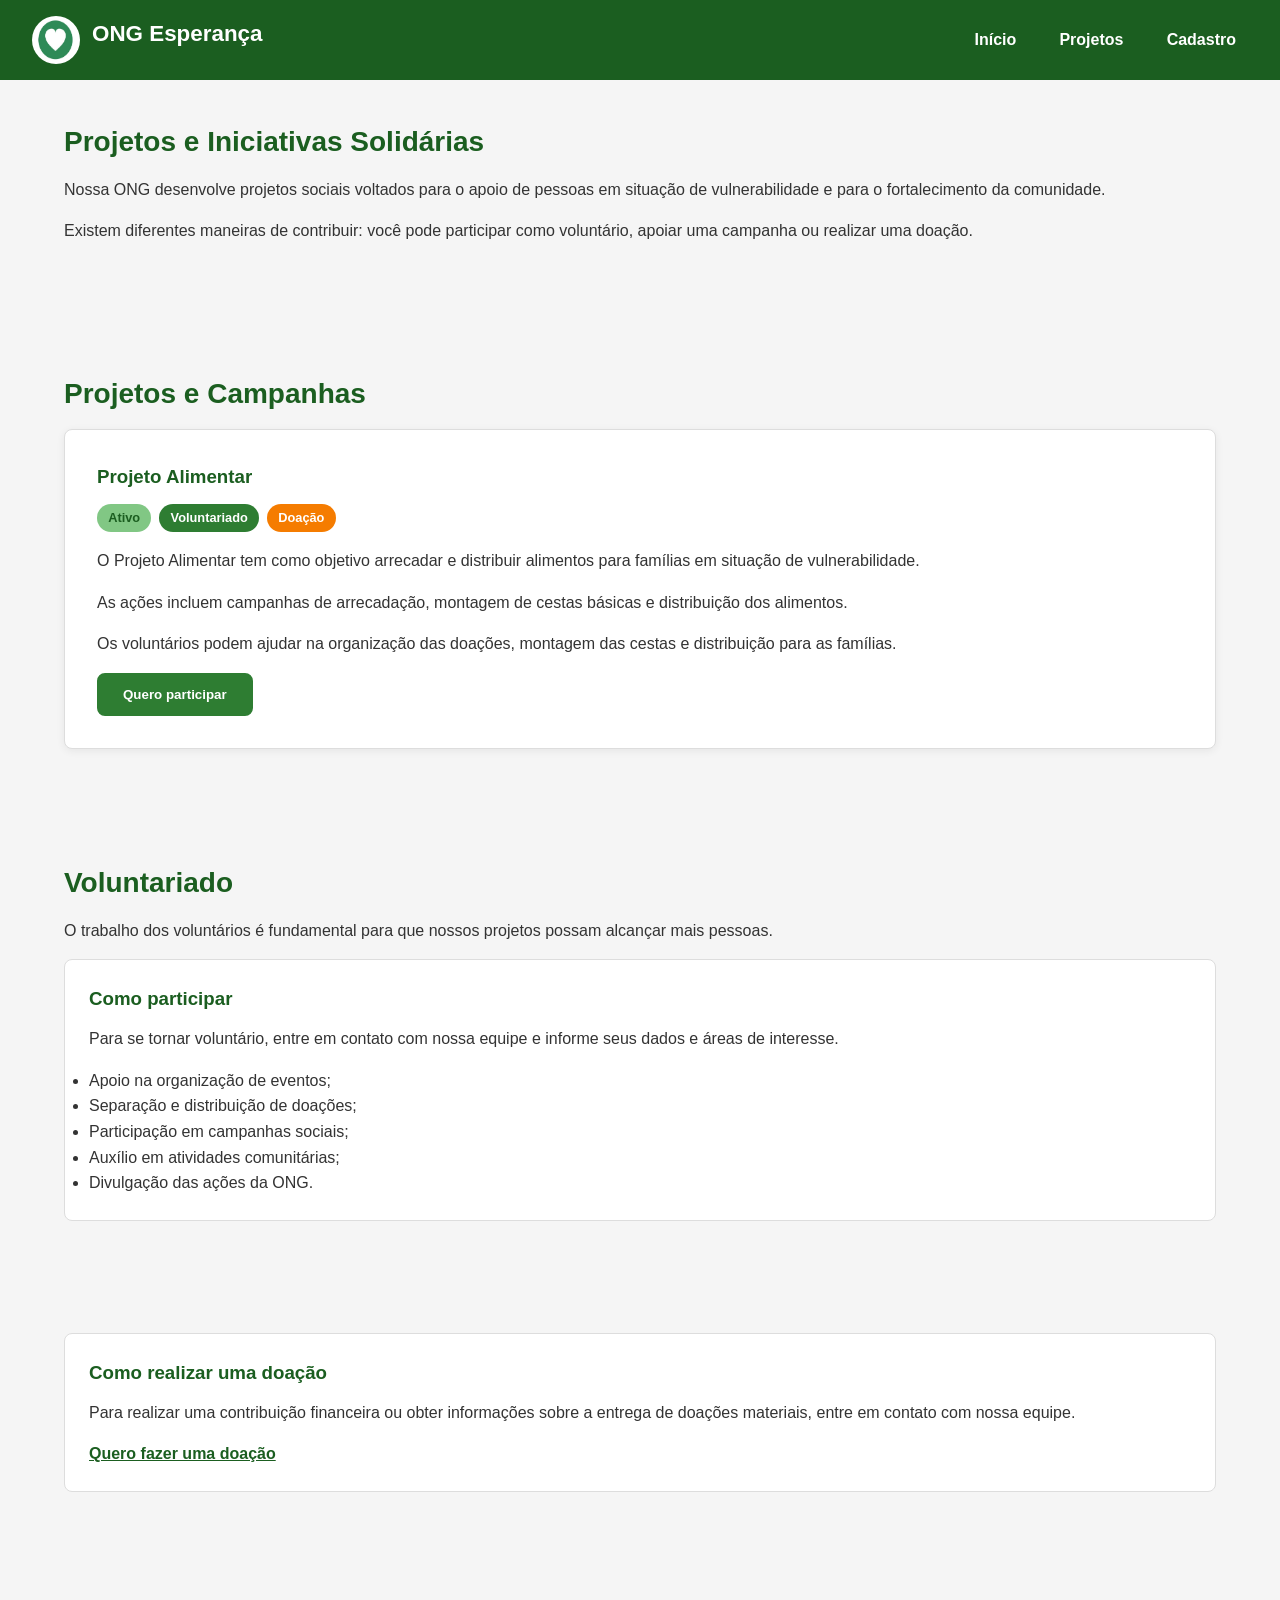
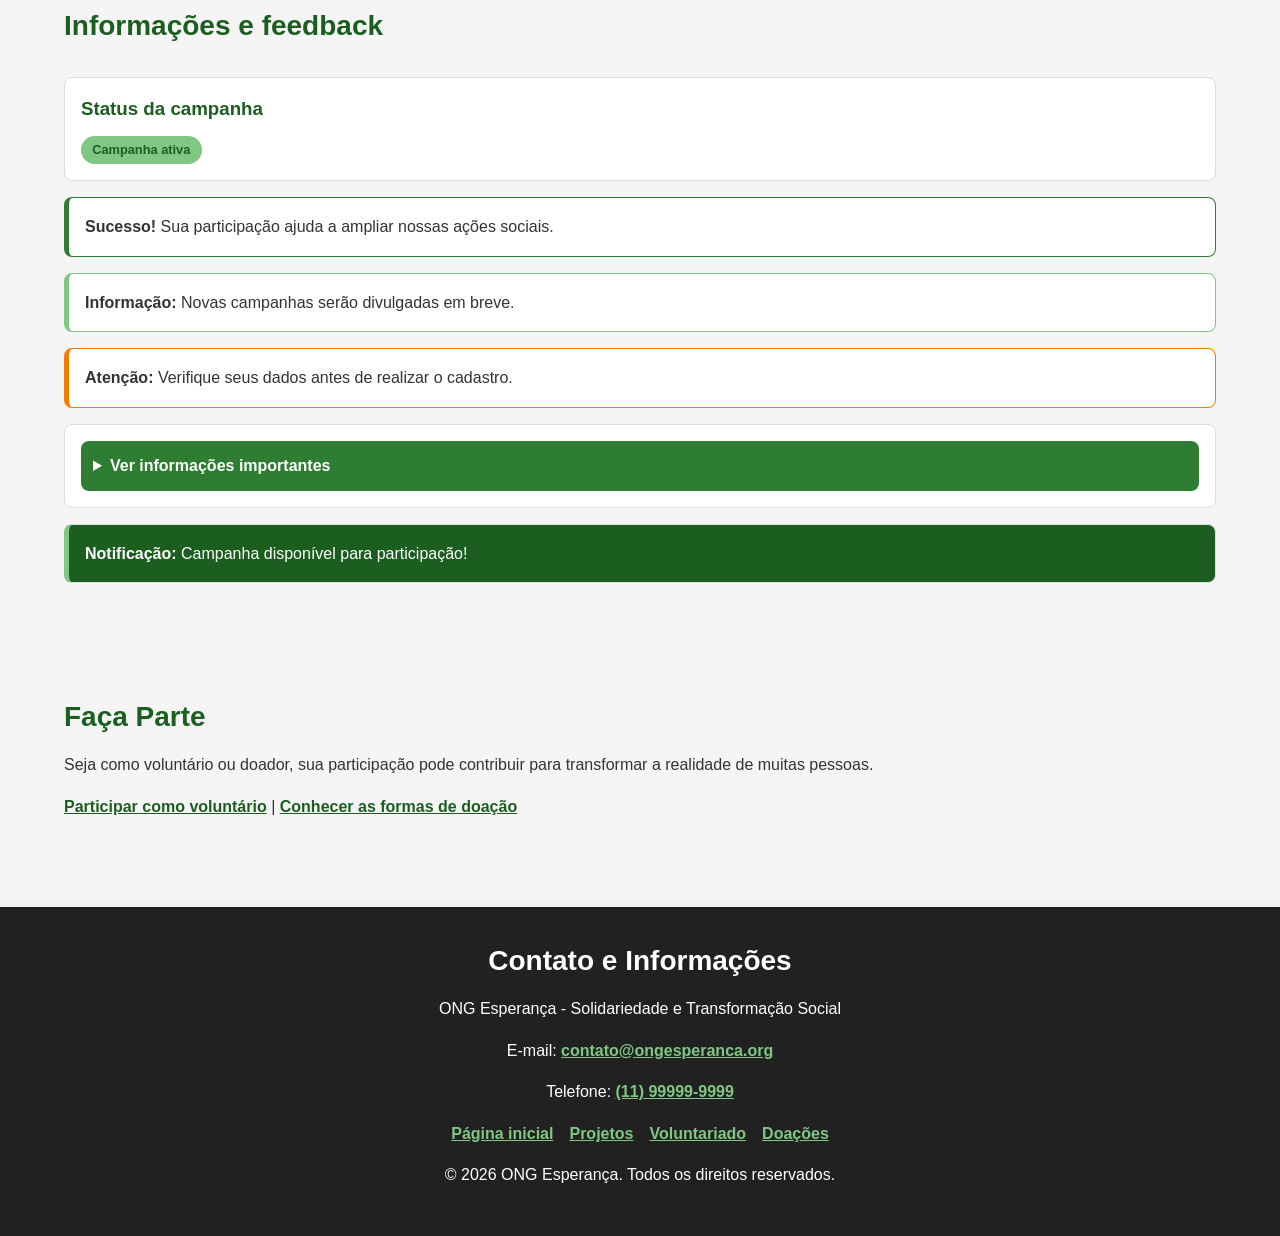
<file: projeto-ong/projetos.html>
<!doctype html>
<html lang="pt-BR">
  <head>
    <meta charset="UTF-8" />
    <meta name="viewport" content="width=device-width, initial-scale=1.0" />

    <meta
      name="description"
      content="Conheça os projetos, campanhas, ações de voluntariado e formas de doação da ONG Esperança."
    />

    <title>Projetos e Campanhas | ONG Esperança</title>

    <link rel="stylesheet" href="styles.css" />
  </head>

  <body>
    <header>
      <div class="logo-area">
        <img
          src="./assets/logo.jpg"
          width="48"
          height="48"
          alt="Logo da ONG Esperança"
        />
        <h1>ONG Esperança</h1>
      </div>

      <!-- Menu mobile -->
      <details class="mobile-menu">
        <summary aria-label="Abrir menu de navegação">☰</summary>

        <nav aria-label="Navegação principal">
          <ul>
            <li>
              <a href="index.html">Início</a>
            </li>

            <li>
              <details>
                <summary>Projetos</summary>

                <ul class="submenu">
                  <li>
                    <a href="projetos.html">Todos os projetos</a>
                  </li>
                  <li>
                    <a href="#voluntariado">Voluntariado</a>
                  </li>
                  <li>
                    <a href="#doacoes">Doações</a>
                  </li>
                </ul>
              </details>
            </li>

            <li>
              <a href="cadastro.html">Cadastro</a>
            </li>
          </ul>
        </nav>
      </details>

      <!-- Menu desktop -->
      <nav class="desktop-menu" aria-label="Navegação principal">
        <ul>
          <li>
            <a href="index.html">Início</a>
          </li>

          <li class="dropdown">
            <a href="projetos.html">Projetos</a>

            <ul class="submenu">
              <li>
                <a href="projetos.html">Todos os projetos</a>
              </li>
              <li>
                <a href="#voluntariado">Voluntariado</a>
              </li>
              <li>
                <a href="#doacoes">Doações</a>
              </li>
            </ul>
          </li>

          <li>
            <a href="cadastro.html">Cadastro</a>
          </li>
        </ul>
      </nav>
    </header>

    <main>
      <!-- Apresentação -->
      <section class="intro">
        <h2>Projetos e Iniciativas Solidárias</h2>

        <p>
          Nossa ONG desenvolve projetos sociais voltados para o apoio de pessoas
          em situação de vulnerabilidade e para o fortalecimento da comunidade.
        </p>

        <p>
          Existem diferentes maneiras de contribuir: você pode participar como
          voluntário, apoiar uma campanha ou realizar uma doação.
        </p>
      </section>

      <!-- Projetos -->
      <section class="projects">
        <h2>Projetos e Campanhas</h2>

        <div class="project-grid">
          <article class="project-card">
            <div class="project-header">
              <h3>Projeto Alimentar</h3>

              <div class="badges">
                <span class="badge active">Ativo</span>
                <span class="badge volunteer">Voluntariado</span>
                <span class="badge donation">Doação</span>
              </div>
            </div>

            <p>
              O Projeto Alimentar tem como objetivo arrecadar e distribuir
              alimentos para famílias em situação de vulnerabilidade.
            </p>

            <p>
              As ações incluem campanhas de arrecadação, montagem de cestas
              básicas e distribuição dos alimentos.
            </p>

            <p>
              Os voluntários podem ajudar na organização das doações, montagem
              das cestas e distribuição para as famílias.
            </p>

            <button type="button">Quero participar</button>
          </article>
        </div>
      </section>

      <!-- Voluntariado -->
      <section id="voluntariado">
        <h2>Voluntariado</h2>

        <p>
          O trabalho dos voluntários é fundamental para que nossos projetos
          possam alcançar mais pessoas.
        </p>

        <article>
          <h3>Como participar</h3>

          <p>
            Para se tornar voluntário, entre em contato com nossa equipe e
            informe seus dados e áreas de interesse.
          </p>

          <ul>
            <li>Apoio na organização de eventos;</li>
            <li>Separação e distribuição de doações;</li>
            <li>Participação em campanhas sociais;</li>
            <li>Auxílio em atividades comunitárias;</li>
            <li>Divulgação das ações da ONG.</li>
          </ul>
        </article>
      </section>

      <!-- Doações -->
      <section id="doacoes">
        <article>
          <h3>Como realizar uma doação</h3>

          <p>
            Para realizar uma contribuição financeira ou obter informações sobre
            a entrega de doações materiais, entre em contato com nossa equipe.
          </p>

          <a href="index.html#contato"> Quero fazer uma doação </a>
        </article>
      </section>

      <!-- Feedback -->
      <section class="feedback">
        <h2>Informações e feedback</h2>

        <!-- Badge -->
        <div class="feedback-box">
          <h3>Status da campanha</h3>

          <span class="badge active">Campanha ativa</span>
        </div>

        <!-- Alertas -->
        <div class="alert success" role="alert">
          <strong>Sucesso!</strong>
          Sua participação ajuda a ampliar nossas ações sociais.
        </div>

        <div class="alert info" role="alert">
          <strong>Informação:</strong>
          Novas campanhas serão divulgadas em breve.
        </div>

        <div class="alert error" role="alert">
          <strong>Atenção:</strong>
          Verifique seus dados antes de realizar o cadastro.
        </div>

        <!-- Modal -->
        <details class="modal">
          <summary>Ver informações importantes</summary>

          <div class="modal-content">
            <h3>Como ajudar?</h3>

            <p>
              Você pode participar como voluntário ou contribuir com nossas
              campanhas de doação.
            </p>

            <a href="cadastro.html"> Quero participar </a>
          </div>
        </details>

        <!-- Toast -->
        <div class="toast" role="status">
          <strong>Notificação:</strong>
          Campanha disponível para participação!
        </div>
      </section>

      <!-- Encerramento -->
      <section>
        <h2>Faça Parte</h2>

        <p>
          Seja como voluntário ou doador, sua participação pode contribuir para
          transformar a realidade de muitas pessoas.
        </p>

        <p>
          <a href="#voluntariado">Participar como voluntário</a>
          |
          <a href="#doacoes">Conhecer as formas de doação</a>
        </p>
      </section>
    </main>

    <footer>
      <h2>Contato e Informações</h2>

      <p>ONG Esperança - Solidariedade e Transformação Social</p>

      <p>
        E-mail:
        <a href="mailto:contato@ongesperanca.org"> contato@ongesperanca.org </a>
      </p>

      <p>
        Telefone:
        <a href="tel:+5511999999999"> (11) 99999-9999 </a>
      </p>

      <nav aria-label="Navegação do rodapé">
        <a href="index.html">Página inicial</a>
        <a href="projetos.html">Projetos</a>
        <a href="#voluntariado">Voluntariado</a>
        <a href="#doacoes">Doações</a>
      </nav>

      <p>&copy; 2026 ONG Esperança. Todos os direitos reservados.</p>
    </footer>
  </body>
</html>
</file>
<file: projeto-ong/styles.css>
/* =========================
   DESIGN SYSTEM
   ========================= */

:root {
  --primary: #2e7d32;
  --primary-dark: #1b5e20;
  --secondary: #81c784;
  --accent: #f57c00;
  --white: #fff;
  --background: #f5f5f5;
  --gray: #757575;
  --dark: #333;

  --space: 1rem;
  --radius: 8px;
  --max-width: 1200px;
}

/* =========================
   RESET
   ========================= */

* {
  box-sizing: border-box;
  margin: 0;
  padding: 0;
}

html {
  scroll-behavior: smooth;
}

body {
  font-family: Arial, Helvetica, sans-serif;
  line-height: 1.6;
  color: var(--dark);
  background: var(--background);
}

a {
  color: var(--primary-dark);
  font-weight: bold;
}

p {
  margin-bottom: var(--space);
}

/* =========================
   HEADER + FLEXBOX
   ========================= */

header {
  display: flex;
  align-items: center;
  justify-content: space-between;
  gap: var(--space);

  padding: 1rem 2rem;

  background: var(--primary-dark);
  color: var(--white);
}

.logo-area {
  display: flex;
  align-items: center;
  gap: 0.75rem;
}

.logo-area img {
  border-radius: 50%;
}

.logo-area h1 {
  color: var(--white);
  font-size: 1.4rem;
}

/* =========================
   MENU DESKTOP
   ========================= */

.desktop-menu ul {
  display: flex;
  gap: 1.2rem;
  list-style: none;
}

.desktop-menu li {
  position: relative;
}

.desktop-menu a {
  display: block;
  padding: 0.5rem 0.75rem;
  color: var(--white);
  text-decoration: none;

  transition: 0.2s;
}

.desktop-menu a:hover,
.desktop-menu a:focus {
  color: var(--secondary);
  text-decoration: underline;
}

/* =========================
   DROPDOWN
   ========================= */

.dropdown .submenu {
  display: none;

  position: absolute;
  top: 100%;
  left: 0;

  min-width: 200px;
  padding: 0.5rem;

  background: var(--white);
  border-radius: var(--radius);
  box-shadow: 0 5px 15px #0003;

  z-index: 10;
}

.dropdown:hover .submenu,
.dropdown:focus-within .submenu {
  display: block;
}

.dropdown .submenu a {
  color: var(--dark);
}

.dropdown .submenu a:hover,
.dropdown .submenu a:focus {
  background: var(--background);
  color: var(--primary-dark);
}

/* =========================
   MENU MOBILE
   ========================= */

.mobile-menu {
  display: none;
}

.mobile-menu > summary {
  cursor: pointer;
  color: var(--white);
  font-size: 2rem;
  list-style: none;
}

.mobile-menu > summary::-webkit-details-marker {
  display: none;
}

.mobile-menu[open] nav {
  position: absolute;
  top: 100%;
  left: 0;

  width: 100%;
  padding: 1rem;

  background: var(--primary-dark);
  z-index: 20;
}

.mobile-menu nav ul {
  list-style: none;
}

.mobile-menu nav a,
.mobile-menu nav summary {
  display: block;
  padding: 0.75rem;
  color: var(--white);
  text-decoration: none;
}

.mobile-menu .submenu {
  padding-left: 1rem;
}

.mobile-menu nav a:hover,
.mobile-menu nav a:focus,
.mobile-menu nav summary:hover {
  background: var(--primary);
}

/* =========================
   GRID PRINCIPAL
   ========================= */

main {
  width: min(90%, var(--max-width));
  margin: auto;

  display: grid;
  grid-template-columns: repeat(12, 1fr);
  gap: 2rem;
}

main > section {
  grid-column: 1 / -1;
  padding: 2.5rem 0;
}

h1,
h2,
h3 {
  color: var(--primary-dark);
  margin-bottom: 0.75rem;
}

h2 {
  font-size: 1.75rem;
}

/* =========================
   PROJETO
   ========================= */

.project-grid {
  display: grid;
  grid-template-columns: repeat(12, 1fr);
}

.project-card {
  grid-column: 1 / -1;

  width: 100%;
  padding: 2rem;

  background: var(--white);
  border: 1px solid #ddd;
  border-radius: var(--radius);

  box-shadow: 0 2px 8px #0001;

  transition:
    transform 0.2s,
    box-shadow 0.2s;
}

.project-card:hover {
  transform: translateY(-3px);
  box-shadow: 0 6px 15px #0002;
}

.project-header {
  margin-bottom: 1rem;
}

/* =========================
   BADGES
   ========================= */

.badges {
  display: flex;
  flex-wrap: wrap;
  gap: 0.5rem;
  margin-bottom: 1rem;
}

.badge {
  display: inline-block;

  padding: 0.25rem 0.7rem;

  border-radius: 20px;

  font-size: 0.8rem;
  font-weight: bold;
}

.badge.active {
  background: var(--secondary);
  color: var(--primary-dark);
}

.badge.volunteer {
  background: var(--primary);
  color: var(--white);
}

.badge.donation {
  background: var(--accent);
  color: var(--white);
}

/* =========================
   ARTIGOS
   ========================= */

article {
  padding: 1.5rem;

  background: var(--white);
  border: 1px solid #ddd;
  border-radius: var(--radius);
}

/* =========================
   BOTÕES
   ========================= */

button {
  padding: 0.75rem 1.5rem;

  background: var(--primary);
  color: var(--white);

  border: 2px solid var(--primary);
  border-radius: var(--radius);

  font-weight: bold;
  cursor: pointer;

  transition: 0.2s;
}

button:hover {
  background: var(--primary-dark);
  border-color: var(--primary-dark);
  box-shadow: 0 4px 10px #0003;
}

button:focus {
  outline: 3px solid var(--secondary);
  outline-offset: 2px;
}

button:active {
  transform: translateY(2px);
}

button:disabled {
  opacity: 0.5;
  cursor: not-allowed;
}

/* =========================
   FEEDBACK
   ========================= */

.feedback {
  display: flex;
  flex-direction: column;
  gap: 1rem;
}

.feedback-box,
.alert,
.modal,
.toast {
  padding: 1rem;

  background: var(--white);
  border-radius: var(--radius);
  border: 1px solid #ddd;
}

.alert {
  border-left: 5px solid;
}

.alert.success {
  border-color: var(--primary);
}

.alert.info {
  border-color: var(--secondary);
}

.alert.error {
  border-color: var(--accent);
}

.toast {
  background: var(--primary-dark);
  color: var(--white);
  border-left: 5px solid var(--secondary);
}

/* =========================
   MODAL
   ========================= */

.modal summary {
  cursor: pointer;

  padding: 0.75rem;

  background: var(--primary);
  color: var(--white);

  border-radius: var(--radius);
  font-weight: bold;
}

.modal summary:hover,
.modal summary:focus {
  background: var(--primary-dark);
}

.modal-content {
  padding: 1.5rem 0 0.5rem;
}

/* =========================
   FORMULÁRIO
   ========================= */

form {
  max-width: 800px;
  margin: 2rem auto;
  padding: 2rem;

  background: var(--white);
  border-radius: var(--radius);
}

fieldset {
  margin-bottom: 1.5rem;
  padding: 1.5rem;
  border: 1px solid #ccc;
  border-radius: var(--radius);
}

label {
  display: block;
  margin-bottom: 0.25rem;
  font-weight: bold;
}

input,
select {
  width: 100%;
  padding: 0.75rem;
  margin-bottom: 1rem;

  border: 1px solid var(--gray);
  border-radius: 4px;
}

input:focus,
select:focus {
  outline: 3px solid var(--secondary);
  border-color: var(--primary);
}

input:valid,
select:valid {
  border-color: var(--primary);
}

input:invalid:not(:placeholder-shown),
select:invalid {
  border-color: var(--accent);
}

/* =========================
   FOOTER
   ========================= */

footer {
  margin-top: 2rem;
  padding: 2rem;

  background: #212121;
  color: var(--white);

  text-align: center;
}

footer h2 {
  color: var(--white);
}

footer a {
  color: var(--secondary);
}

footer nav {
  display: flex;
  justify-content: center;
  flex-wrap: wrap;
  gap: 1rem;
  margin: 1rem 0;
}

/* =========================
   5 BREAKPOINTS
   ========================= */

/* 1 - Smartphones pequenos */
@media (max-width: 480px) {
  main {
    width: 92%;
    grid-template-columns: 1fr;
  }

  .desktop-menu {
    display: none;
  }

  .mobile-menu {
    display: block;
  }

  .logo-area h1 {
    font-size: 1.1rem;
  }

  .project-card {
    padding: 1rem;
  }
}

/* 2 - Smartphones */
@media (min-width: 481px) and (max-width: 576px) {
  main {
    grid-template-columns: repeat(4, 1fr);
  }

  .desktop-menu {
    display: none;
  }

  .mobile-menu {
    display: block;
  }
}

/* 3 - Tablets */
@media (min-width: 577px) and (max-width: 768px) {
  main {
    grid-template-columns: repeat(8, 1fr);
  }

  .desktop-menu {
    display: none;
  }

  .mobile-menu {
    display: block;
  }
}

/* 4 - Notebooks */
@media (min-width: 769px) and (max-width: 992px) {
  main {
    grid-template-columns: repeat(12, 1fr);
  }
}

/* 5 - Desktops */
@media (min-width: 993px) {
  main {
    grid-template-columns: repeat(12, 1fr);
  }

  .desktop-menu {
    display: block;
  }

  .mobile-menu {
    display: none;
  }
}
</file>
